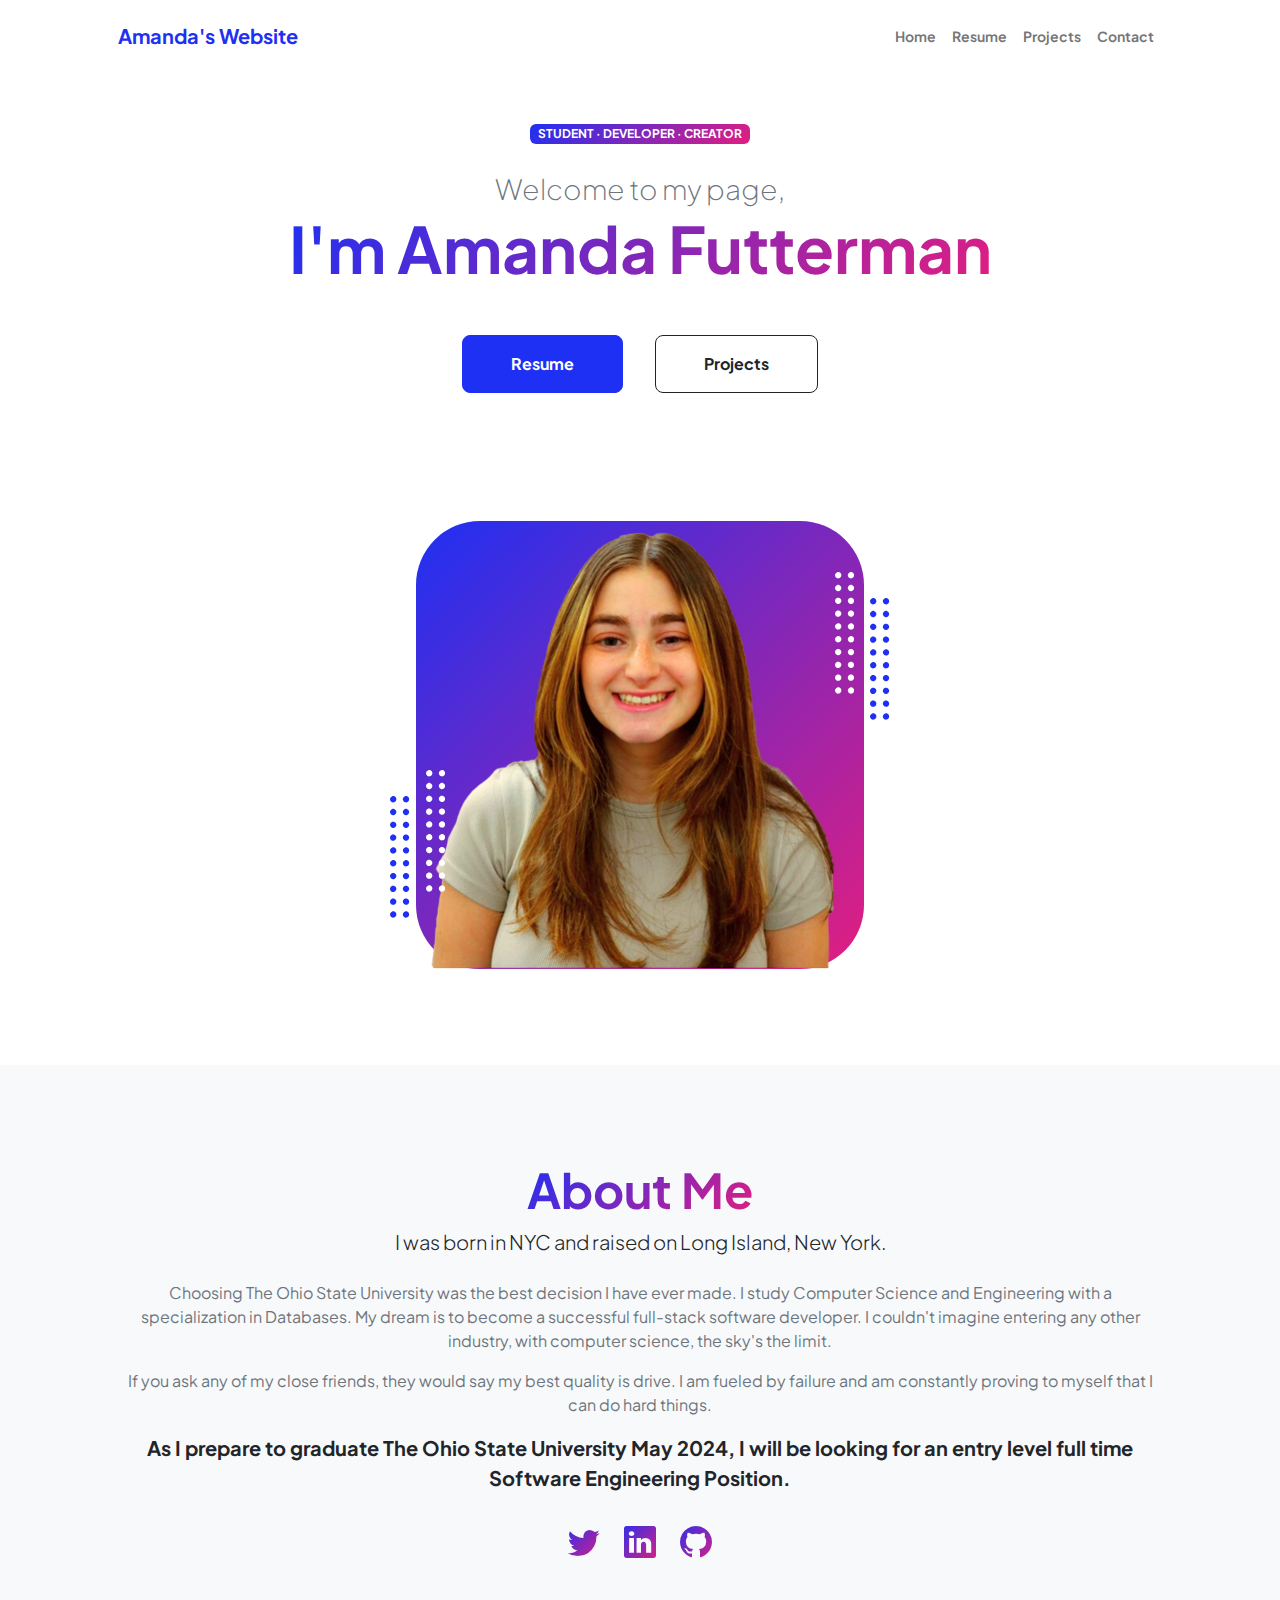
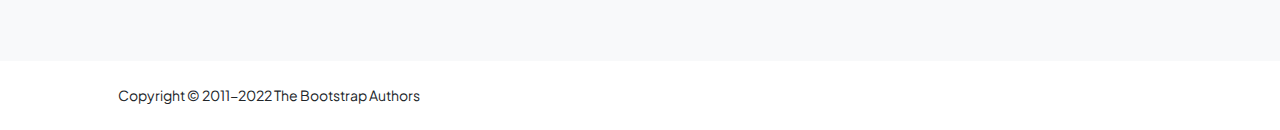
<file: index.html>
<!DOCTYPE html>
<html lang="en">
    <head>
        <meta charset="utf-8" />
        <meta name="viewport" content="width=device-width, initial-scale=1, shrink-to-fit=no" />
        <meta name="description" content="" />
        <meta name="author" content="" />
        <title>Amanda's Website</title>
        <!--Heart-->
        <link rel="icon" type="image/x-icon" href="img/heart.png" />
        <!-- Custom Google font-->
        <link rel="preconnect" href="https://fonts.googleapis.com" />
        <link rel="preconnect" href="https://fonts.gstatic.com" crossorigin />
        <link href="https://fonts.googleapis.com/css2?family=Plus+Jakarta+Sans:wght@100;200;300;400;500;600;700;800;900&amp;display=swap" rel="stylesheet" />
        <!-- Bootstrap icons-->
        <link href="https://cdn.jsdelivr.net/npm/bootstrap-icons@1.8.1/font/bootstrap-icons.css" rel="stylesheet" />
        <!-- Core theme CSS (includes Bootstrap)-->
        <link href="css/styles.css" rel="stylesheet" />
    </head>
    <body class="d-flex flex-column h-100">
        <main class="flex-shrink-0">
            <!-- Navigation-->
            <nav class="navbar navbar-expand-lg navbar-light bg-white py-3">
                <div class="container px-5">
                    <a class="navbar-brand" href="index.html"><span class="fw-bolder text-primary">Amanda's Website</span></a>
                    <button class="navbar-toggler" type="button" data-bs-toggle="collapse" data-bs-target="#navbarSupportedContent" aria-controls="navbarSupportedContent" aria-expanded="false" aria-label="Toggle navigation"><span class="navbar-toggler-icon"></span></button>
                    <div class="collapse navbar-collapse" id="navbarSupportedContent">
                        <ul class="navbar-nav ms-auto mb-2 mb-lg-0 small fw-bolder">
                            <li class="nav-item"><a class="nav-link" href="index.html">Home</a></li>
                            <li class="nav-item"><a class="nav-link" href="resume.html">Resume</a></li>
                            <li class="nav-item"><a class="nav-link" href="projects.html">Projects</a></li>
                            <li class="nav-item"><a class="nav-link" href="contact.html">Contact</a></li>
                        </ul>
                    </div>
                </div>
            </nav>
            <!-- Header-->
            <header class="py-5">
                <div class="container px-5 pb-5">
                    <div class="row gx-5 align-items-center">
                        <div class="col-xxl-5">
                            <!-- Header text content-->
                            <div class="text-center text-xxl-start">
                                <div class="badge bg-gradient-primary-to-secondary text-white mb-4"><div class="text-uppercase">Student &middot; Developer &middot; Creator</div></div>
                                <div class="fs-3 fw-light text-muted">Welcome to my page,</div>
                                <h1 class="display-3 fw-bolder mb-5"><span class="text-gradient d-inline">I'm Amanda Futterman</span></h1>
                                <div class="d-grid gap-3 d-sm-flex justify-content-sm-center justify-content-xxl-start mb-3">
                                    <a class="btn btn-primary btn-lg px-5 py-3 me-sm-3 fs-6 fw-bolder" href="resume.html">Resume</a>
                                    <a class="btn btn-outline-dark btn-lg px-5 py-3 fs-6 fw-bolder" href="projects.html">Projects</a>
                                </div>
                            </div>
                        </div>
                        <div class="col-xxl-7">
                            <!-- Header profile picture-->
                            <div class="d-flex justify-content-center mt-5 mt-xxl-0">
                                <div class="profile bg-gradient-primary-to-secondary">
                                    <!-- TIP: For best results, use a photo with a transparent background like the demo example below-->
                                    <!-- Watch a tutorial on how to do this on YouTube (link)-->
                                    <img class="profile-img" src="img\me.png" alt="..." />
                                    <div class="dots-1">
                                        <!-- SVG Dots-->
                                        <svg version="1.1" xmlns="http://www.w3.org/2000/svg" xmlns:xlink="http://www.w3.org/1999/xlink" x="0px" y="0px" viewBox="0 0 191.6 1215.4" style="enable-background: new 0 0 191.6 1215.4" xml:space="preserve">
                                            <g transform="translate(0.000000,1280.000000) scale(0.100000,-0.100000)">
                                                <path d="M227.7,12788.6c-105-35-200-141-222-248c-43-206,163-412,369-369c155,32,275,190,260,339c-11,105-90,213-190,262        C383.7,12801.6,289.7,12808.6,227.7,12788.6z"></path>
                                                <path d="M1507.7,12788.6c-151-50-253-216-222-362c25-119,136-230,254-255c194-41,395,142,375,339c-11,105-90,213-190,262        C1663.7,12801.6,1569.7,12808.6,1507.7,12788.6z"></path>
                                                <path d="M227.7,11508.6c-105-35-200-141-222-248c-43-206,163-412,369-369c155,32,275,190,260,339c-11,105-90,213-190,262        C383.7,11521.6,289.7,11528.6,227.7,11508.6z"></path>
                                                <path d="M1507.7,11508.6c-151-50-253-216-222-362c25-119,136-230,254-255c194-41,395,142,375,339c-11,105-90,213-190,262        C1663.7,11521.6,1569.7,11528.6,1507.7,11508.6z"></path>
                                                <path d="M227.7,10228.6c-105-35-200-141-222-248c-43-206,163-412,369-369c155,32,275,190,260,339c-11,105-90,213-190,262        C383.7,10241.6,289.7,10248.6,227.7,10228.6z"></path>
                                                <path d="M1507.7,10228.6c-105-35-200-141-222-248c-43-206,163-412,369-369c155,32,275,190,260,339c-11,105-90,213-190,262        C1663.7,10241.6,1569.7,10248.6,1507.7,10228.6z"></path>
                                                <path d="M227.7,8948.6c-105-35-200-141-222-248c-43-206,163-412,369-369c155,32,275,190,260,339c-11,105-90,213-190,262        C383.7,8961.6,289.7,8968.6,227.7,8948.6z"></path>
                                                <path d="M1507.7,8948.6c-105-35-200-141-222-248c-43-206,163-412,369-369c155,32,275,190,260,339c-11,105-90,213-190,262        C1663.7,8961.6,1569.7,8968.6,1507.7,8948.6z"></path>
                                                <path d="M227.7,7668.6c-105-35-200-141-222-248c-43-206,163-412,369-369c155,32,275,190,260,339c-11,105-90,213-190,262        C383.7,7681.6,289.7,7688.6,227.7,7668.6z"></path>
                                                <path d="M1507.7,7668.6c-105-35-200-141-222-248c-43-206,163-412,369-369c155,32,275,190,260,339c-11,105-90,213-190,262        C1663.7,7681.6,1569.7,7688.6,1507.7,7668.6z"></path>
                                                <path d="M227.7,6388.6c-105-35-200-141-222-248c-43-206,163-412,369-369c155,32,275,190,260,339c-11,105-90,213-190,262        C383.7,6401.6,289.7,6408.6,227.7,6388.6z"></path>
                                                <path d="M1507.7,6388.6c-105-35-200-141-222-248c-43-206,163-412,369-369c155,32,275,190,260,339c-11,105-90,213-190,262        C1663.7,6401.6,1569.7,6408.6,1507.7,6388.6z"></path>
                                                <path d="M227.7,5108.6c-105-35-200-141-222-248c-43-206,163-412,369-369c155,32,275,190,260,339c-11,105-90,213-190,262        C383.7,5121.6,289.7,5128.6,227.7,5108.6z"></path>
                                                <path d="M1507.7,5108.6c-105-35-200-141-222-248c-43-206,163-412,369-369c155,32,275,190,260,339c-11,105-90,213-190,262        C1663.7,5121.6,1569.7,5128.6,1507.7,5108.6z"></path>
                                                <path d="M227.7,3828.6c-105-35-200-141-222-248c-43-206,163-412,369-369c155,32,275,190,260,339c-11,105-90,213-190,262        C383.7,3841.6,289.7,3848.6,227.7,3828.6z"></path>
                                                <path d="M1507.7,3828.6c-105-35-200-141-222-248c-43-206,163-412,369-369c155,32,275,190,260,339c-11,105-90,213-190,262        C1663.7,3841.6,1569.7,3848.6,1507.7,3828.6z"></path>
                                                <path d="M227.7,2548.6c-105-35-200-141-222-248c-43-206,163-412,369-369c155,32,275,190,260,339c-11,105-90,213-190,262        C383.7,2561.6,289.7,2568.6,227.7,2548.6z"></path>
                                                <path d="M1507.7,2548.6c-105-35-200-141-222-248c-43-206,163-412,369-369c155,32,275,190,260,339c-11,105-90,213-190,262        C1663.7,2561.6,1569.7,2568.6,1507.7,2548.6z"></path>
                                                <path d="M227.7,1268.6c-105-35-200-141-222-248c-43-206,163-412,369-369c155,32,275,190,260,339c-11,105-90,213-190,262        C383.7,1281.6,289.7,1288.6,227.7,1268.6z"></path>
                                                <path d="M1507.7,1268.6c-105-35-200-141-222-248c-43-206,163-412,369-369c155,32,275,190,260,339c-11,105-90,213-190,262        C1663.7,1281.6,1569.7,1288.6,1507.7,1268.6z"></path>
                                            </g>
                                        </svg>
                                        <!-- END of SVG dots-->
                                    </div>
                                    <div class="dots-2">
                                        <!-- SVG Dots-->
                                        <svg version="1.1" xmlns="http://www.w3.org/2000/svg" xmlns:xlink="http://www.w3.org/1999/xlink" x="0px" y="0px" viewBox="0 0 191.6 1215.4" style="enable-background: new 0 0 191.6 1215.4" xml:space="preserve">
                                            <g transform="translate(0.000000,1280.000000) scale(0.100000,-0.100000)">
                                                <path d="M227.7,12788.6c-105-35-200-141-222-248c-43-206,163-412,369-369c155,32,275,190,260,339c-11,105-90,213-190,262        C383.7,12801.6,289.7,12808.6,227.7,12788.6z"></path>
                                                <path d="M1507.7,12788.6c-151-50-253-216-222-362c25-119,136-230,254-255c194-41,395,142,375,339c-11,105-90,213-190,262        C1663.7,12801.6,1569.7,12808.6,1507.7,12788.6z"></path>
                                                <path d="M227.7,11508.6c-105-35-200-141-222-248c-43-206,163-412,369-369c155,32,275,190,260,339c-11,105-90,213-190,262        C383.7,11521.6,289.7,11528.6,227.7,11508.6z"></path>
                                                <path d="M1507.7,11508.6c-151-50-253-216-222-362c25-119,136-230,254-255c194-41,395,142,375,339c-11,105-90,213-190,262        C1663.7,11521.6,1569.7,11528.6,1507.7,11508.6z"></path>
                                                <path d="M227.7,10228.6c-105-35-200-141-222-248c-43-206,163-412,369-369c155,32,275,190,260,339c-11,105-90,213-190,262        C383.7,10241.6,289.7,10248.6,227.7,10228.6z"></path>
                                                <path d="M1507.7,10228.6c-105-35-200-141-222-248c-43-206,163-412,369-369c155,32,275,190,260,339c-11,105-90,213-190,262        C1663.7,10241.6,1569.7,10248.6,1507.7,10228.6z"></path>
                                                <path d="M227.7,8948.6c-105-35-200-141-222-248c-43-206,163-412,369-369c155,32,275,190,260,339c-11,105-90,213-190,262        C383.7,8961.6,289.7,8968.6,227.7,8948.6z"></path>
                                                <path d="M1507.7,8948.6c-105-35-200-141-222-248c-43-206,163-412,369-369c155,32,275,190,260,339c-11,105-90,213-190,262        C1663.7,8961.6,1569.7,8968.6,1507.7,8948.6z"></path>
                                                <path d="M227.7,7668.6c-105-35-200-141-222-248c-43-206,163-412,369-369c155,32,275,190,260,339c-11,105-90,213-190,262        C383.7,7681.6,289.7,7688.6,227.7,7668.6z"></path>
                                                <path d="M1507.7,7668.6c-105-35-200-141-222-248c-43-206,163-412,369-369c155,32,275,190,260,339c-11,105-90,213-190,262        C1663.7,7681.6,1569.7,7688.6,1507.7,7668.6z"></path>
                                                <path d="M227.7,6388.6c-105-35-200-141-222-248c-43-206,163-412,369-369c155,32,275,190,260,339c-11,105-90,213-190,262        C383.7,6401.6,289.7,6408.6,227.7,6388.6z"></path>
                                                <path d="M1507.7,6388.6c-105-35-200-141-222-248c-43-206,163-412,369-369c155,32,275,190,260,339c-11,105-90,213-190,262        C1663.7,6401.6,1569.7,6408.6,1507.7,6388.6z"></path>
                                                <path d="M227.7,5108.6c-105-35-200-141-222-248c-43-206,163-412,369-369c155,32,275,190,260,339c-11,105-90,213-190,262        C383.7,5121.6,289.7,5128.6,227.7,5108.6z"></path>
                                                <path d="M1507.7,5108.6c-105-35-200-141-222-248c-43-206,163-412,369-369c155,32,275,190,260,339c-11,105-90,213-190,262        C1663.7,5121.6,1569.7,5128.6,1507.7,5108.6z"></path>
                                                <path d="M227.7,3828.6c-105-35-200-141-222-248c-43-206,163-412,369-369c155,32,275,190,260,339c-11,105-90,213-190,262        C383.7,3841.6,289.7,3848.6,227.7,3828.6z"></path>
                                                <path d="M1507.7,3828.6c-105-35-200-141-222-248c-43-206,163-412,369-369c155,32,275,190,260,339c-11,105-90,213-190,262        C1663.7,3841.6,1569.7,3848.6,1507.7,3828.6z"></path>
                                                <path d="M227.7,2548.6c-105-35-200-141-222-248c-43-206,163-412,369-369c155,32,275,190,260,339c-11,105-90,213-190,262        C383.7,2561.6,289.7,2568.6,227.7,2548.6z"></path>
                                                <path d="M1507.7,2548.6c-105-35-200-141-222-248c-43-206,163-412,369-369c155,32,275,190,260,339c-11,105-90,213-190,262        C1663.7,2561.6,1569.7,2568.6,1507.7,2548.6z"></path>
                                                <path d="M227.7,1268.6c-105-35-200-141-222-248c-43-206,163-412,369-369c155,32,275,190,260,339c-11,105-90,213-190,262        C383.7,1281.6,289.7,1288.6,227.7,1268.6z"></path>
                                                <path d="M1507.7,1268.6c-105-35-200-141-222-248c-43-206,163-412,369-369c155,32,275,190,260,339c-11,105-90,213-190,262        C1663.7,1281.6,1569.7,1288.6,1507.7,1268.6z"></path>
                                            </g>
                                        </svg>
                                        <!-- END of SVG dots-->
                                    </div>
                                    <div class="dots-3">
                                        <!-- SVG Dots-->
                                        <svg version="1.1" xmlns="http://www.w3.org/2000/svg" xmlns:xlink="http://www.w3.org/1999/xlink" x="0px" y="0px" viewBox="0 0 191.6 1215.4" style="enable-background: new 0 0 191.6 1215.4" xml:space="preserve">
                                            <g transform="translate(0.000000,1280.000000) scale(0.100000,-0.100000)">
                                                <path d="M227.7,12788.6c-105-35-200-141-222-248c-43-206,163-412,369-369c155,32,275,190,260,339c-11,105-90,213-190,262        C383.7,12801.6,289.7,12808.6,227.7,12788.6z"></path>
                                                <path d="M1507.7,12788.6c-151-50-253-216-222-362c25-119,136-230,254-255c194-41,395,142,375,339c-11,105-90,213-190,262        C1663.7,12801.6,1569.7,12808.6,1507.7,12788.6z"></path>
                                                <path d="M227.7,11508.6c-105-35-200-141-222-248c-43-206,163-412,369-369c155,32,275,190,260,339c-11,105-90,213-190,262        C383.7,11521.6,289.7,11528.6,227.7,11508.6z"></path>
                                                <path d="M1507.7,11508.6c-151-50-253-216-222-362c25-119,136-230,254-255c194-41,395,142,375,339c-11,105-90,213-190,262        C1663.7,11521.6,1569.7,11528.6,1507.7,11508.6z"></path>
                                                <path d="M227.7,10228.6c-105-35-200-141-222-248c-43-206,163-412,369-369c155,32,275,190,260,339c-11,105-90,213-190,262        C383.7,10241.6,289.7,10248.6,227.7,10228.6z"></path>
                                                <path d="M1507.7,10228.6c-105-35-200-141-222-248c-43-206,163-412,369-369c155,32,275,190,260,339c-11,105-90,213-190,262        C1663.7,10241.6,1569.7,10248.6,1507.7,10228.6z"></path>
                                                <path d="M227.7,8948.6c-105-35-200-141-222-248c-43-206,163-412,369-369c155,32,275,190,260,339c-11,105-90,213-190,262        C383.7,8961.6,289.7,8968.6,227.7,8948.6z"></path>
                                                <path d="M1507.7,8948.6c-105-35-200-141-222-248c-43-206,163-412,369-369c155,32,275,190,260,339c-11,105-90,213-190,262        C1663.7,8961.6,1569.7,8968.6,1507.7,8948.6z"></path>
                                                <path d="M227.7,7668.6c-105-35-200-141-222-248c-43-206,163-412,369-369c155,32,275,190,260,339c-11,105-90,213-190,262        C383.7,7681.6,289.7,7688.6,227.7,7668.6z"></path>
                                                <path d="M1507.7,7668.6c-105-35-200-141-222-248c-43-206,163-412,369-369c155,32,275,190,260,339c-11,105-90,213-190,262        C1663.7,7681.6,1569.7,7688.6,1507.7,7668.6z"></path>
                                                <path d="M227.7,6388.6c-105-35-200-141-222-248c-43-206,163-412,369-369c155,32,275,190,260,339c-11,105-90,213-190,262        C383.7,6401.6,289.7,6408.6,227.7,6388.6z"></path>
                                                <path d="M1507.7,6388.6c-105-35-200-141-222-248c-43-206,163-412,369-369c155,32,275,190,260,339c-11,105-90,213-190,262        C1663.7,6401.6,1569.7,6408.6,1507.7,6388.6z"></path>
                                                <path d="M227.7,5108.6c-105-35-200-141-222-248c-43-206,163-412,369-369c155,32,275,190,260,339c-11,105-90,213-190,262        C383.7,5121.6,289.7,5128.6,227.7,5108.6z"></path>
                                                <path d="M1507.7,5108.6c-105-35-200-141-222-248c-43-206,163-412,369-369c155,32,275,190,260,339c-11,105-90,213-190,262        C1663.7,5121.6,1569.7,5128.6,1507.7,5108.6z"></path>
                                                <path d="M227.7,3828.6c-105-35-200-141-222-248c-43-206,163-412,369-369c155,32,275,190,260,339c-11,105-90,213-190,262        C383.7,3841.6,289.7,3848.6,227.7,3828.6z"></path>
                                                <path d="M1507.7,3828.6c-105-35-200-141-222-248c-43-206,163-412,369-369c155,32,275,190,260,339c-11,105-90,213-190,262        C1663.7,3841.6,1569.7,3848.6,1507.7,3828.6z"></path>
                                                <path d="M227.7,2548.6c-105-35-200-141-222-248c-43-206,163-412,369-369c155,32,275,190,260,339c-11,105-90,213-190,262        C383.7,2561.6,289.7,2568.6,227.7,2548.6z"></path>
                                                <path d="M1507.7,2548.6c-105-35-200-141-222-248c-43-206,163-412,369-369c155,32,275,190,260,339c-11,105-90,213-190,262        C1663.7,2561.6,1569.7,2568.6,1507.7,2548.6z"></path>
                                                <path d="M227.7,1268.6c-105-35-200-141-222-248c-43-206,163-412,369-369c155,32,275,190,260,339c-11,105-90,213-190,262        C383.7,1281.6,289.7,1288.6,227.7,1268.6z"></path>
                                                <path d="M1507.7,1268.6c-105-35-200-141-222-248c-43-206,163-412,369-369c155,32,275,190,260,339c-11,105-90,213-190,262        C1663.7,1281.6,1569.7,1288.6,1507.7,1268.6z"></path>
                                            </g>
                                        </svg>
                                        <!-- END of SVG dots-->
                                    </div>
                                    <div class="dots-4">
                                        <!-- SVG Dots-->
                                        <svg version="1.1" xmlns="http://www.w3.org/2000/svg" xmlns:xlink="http://www.w3.org/1999/xlink" x="0px" y="0px" viewBox="0 0 191.6 1215.4" style="enable-background: new 0 0 191.6 1215.4" xml:space="preserve">
                                            <g transform="translate(0.000000,1280.000000) scale(0.100000,-0.100000)">
                                                <path d="M227.7,12788.6c-105-35-200-141-222-248c-43-206,163-412,369-369c155,32,275,190,260,339c-11,105-90,213-190,262        C383.7,12801.6,289.7,12808.6,227.7,12788.6z"></path>
                                                <path d="M1507.7,12788.6c-151-50-253-216-222-362c25-119,136-230,254-255c194-41,395,142,375,339c-11,105-90,213-190,262        C1663.7,12801.6,1569.7,12808.6,1507.7,12788.6z"></path>
                                                <path d="M227.7,11508.6c-105-35-200-141-222-248c-43-206,163-412,369-369c155,32,275,190,260,339c-11,105-90,213-190,262        C383.7,11521.6,289.7,11528.6,227.7,11508.6z"></path>
                                                <path d="M1507.7,11508.6c-151-50-253-216-222-362c25-119,136-230,254-255c194-41,395,142,375,339c-11,105-90,213-190,262        C1663.7,11521.6,1569.7,11528.6,1507.7,11508.6z"></path>
                                                <path d="M227.7,10228.6c-105-35-200-141-222-248c-43-206,163-412,369-369c155,32,275,190,260,339c-11,105-90,213-190,262        C383.7,10241.6,289.7,10248.6,227.7,10228.6z"></path>
                                                <path d="M1507.7,10228.6c-105-35-200-141-222-248c-43-206,163-412,369-369c155,32,275,190,260,339c-11,105-90,213-190,262        C1663.7,10241.6,1569.7,10248.6,1507.7,10228.6z"></path>
                                                <path d="M227.7,8948.6c-105-35-200-141-222-248c-43-206,163-412,369-369c155,32,275,190,260,339c-11,105-90,213-190,262        C383.7,8961.6,289.7,8968.6,227.7,8948.6z"></path>
                                                <path d="M1507.7,8948.6c-105-35-200-141-222-248c-43-206,163-412,369-369c155,32,275,190,260,339c-11,105-90,213-190,262        C1663.7,8961.6,1569.7,8968.6,1507.7,8948.6z"></path>
                                                <path d="M227.7,7668.6c-105-35-200-141-222-248c-43-206,163-412,369-369c155,32,275,190,260,339c-11,105-90,213-190,262        C383.7,7681.6,289.7,7688.6,227.7,7668.6z"></path>
                                                <path d="M1507.7,7668.6c-105-35-200-141-222-248c-43-206,163-412,369-369c155,32,275,190,260,339c-11,105-90,213-190,262        C1663.7,7681.6,1569.7,7688.6,1507.7,7668.6z"></path>
                                                <path d="M227.7,6388.6c-105-35-200-141-222-248c-43-206,163-412,369-369c155,32,275,190,260,339c-11,105-90,213-190,262        C383.7,6401.6,289.7,6408.6,227.7,6388.6z"></path>
                                                <path d="M1507.7,6388.6c-105-35-200-141-222-248c-43-206,163-412,369-369c155,32,275,190,260,339c-11,105-90,213-190,262        C1663.7,6401.6,1569.7,6408.6,1507.7,6388.6z"></path>
                                                <path d="M227.7,5108.6c-105-35-200-141-222-248c-43-206,163-412,369-369c155,32,275,190,260,339c-11,105-90,213-190,262        C383.7,5121.6,289.7,5128.6,227.7,5108.6z"></path>
                                                <path d="M1507.7,5108.6c-105-35-200-141-222-248c-43-206,163-412,369-369c155,32,275,190,260,339c-11,105-90,213-190,262        C1663.7,5121.6,1569.7,5128.6,1507.7,5108.6z"></path>
                                                <path d="M227.7,3828.6c-105-35-200-141-222-248c-43-206,163-412,369-369c155,32,275,190,260,339c-11,105-90,213-190,262        C383.7,3841.6,289.7,3848.6,227.7,3828.6z"></path>
                                                <path d="M1507.7,3828.6c-105-35-200-141-222-248c-43-206,163-412,369-369c155,32,275,190,260,339c-11,105-90,213-190,262        C1663.7,3841.6,1569.7,3848.6,1507.7,3828.6z"></path>
                                                <path d="M227.7,2548.6c-105-35-200-141-222-248c-43-206,163-412,369-369c155,32,275,190,260,339c-11,105-90,213-190,262        C383.7,2561.6,289.7,2568.6,227.7,2548.6z"></path>
                                                <path d="M1507.7,2548.6c-105-35-200-141-222-248c-43-206,163-412,369-369c155,32,275,190,260,339c-11,105-90,213-190,262        C1663.7,2561.6,1569.7,2568.6,1507.7,2548.6z"></path>
                                                <path d="M227.7,1268.6c-105-35-200-141-222-248c-43-206,163-412,369-369c155,32,275,190,260,339c-11,105-90,213-190,262        C383.7,1281.6,289.7,1288.6,227.7,1268.6z"></path>
                                                <path d="M1507.7,1268.6c-105-35-200-141-222-248c-43-206,163-412,369-369c155,32,275,190,260,339c-11,105-90,213-190,262        C1663.7,1281.6,1569.7,1288.6,1507.7,1268.6z"></path>
                                            </g>
                                        </svg>
                                        <!-- END of SVG dots-->
                                    </div>
                                </div>
                            </div>
                        </div>
                    </div>
                </div>
            </header>
            <!-- About Section-->
            <section class="bg-light py-5">
                <div class="container px-5">
                    <div class="row gx-5 justify-content-center">
                        <div class="col-xxl-8">
                            <div class="text-center my-5">
                                <h2 class="display-5 fw-bolder"><span class="text-gradient d-inline">About Me</span></h2>
                                <p class="lead fw mb-4">I was born in NYC and raised on Long Island, New York.</p>
                                <p class="text-muted">
                                    Choosing The Ohio State University was the best decision I have ever made.  I study Computer Science and Engineering with a specialization in Databases.
                                      My dream is to become a successful full-stack software developer. I couldn't imagine entering any other industry, with computer science, the sky's the limit.</p>
                                <p class="text-muted">If you ask any of my close friends, they would say my best quality is drive.  I am fueled by failure and am constantly proving to myself that I can do hard things. </p>
                                <p class="lead fw-bolder mb-4">As I prepare to graduate The Ohio State University May 2024, I will be looking for an entry level full time Software Engineering Position. </p>
                                <div class="d-flex justify-content-center fs-2 gap-4">
                                    <a class="text-gradient" href=""><i class="bi bi-twitter"></i></a>
                                    <a class="text-gradient" href="https://www.linkedin.com/in/amanda-futterman-1489731b9/"><i class="bi bi-linkedin"></i></a>
                                    <a class="text-gradient" href="#!"><i class="bi bi-github"></i></a>
                                </div>
                            </div>
                        </div>
                    </div>
                </div>
            </section>
        </main>
        <!-- Footer-->
        <footer class="bg-white py-4 mt-auto">
            <div class="container px-5">
                <div class="row align-items-center justify-content-between flex-column flex-sm-row">
                    <div class="col-auto"><div class="small m-0">Copyright &copy 2011-2022 The Bootstrap Authors</div></div>
                </div>
            </div>
        </footer>
        <!-- Bootstrap core JS-->
        <script src="https://cdn.jsdelivr.net/npm/bootstrap@5.2.3/dist/js/bootstrap.bundle.min.js"></script>
        <!-- Core theme JS-->
        <script src="js/scripts.js"></script>
    </body>
</html>
</file>
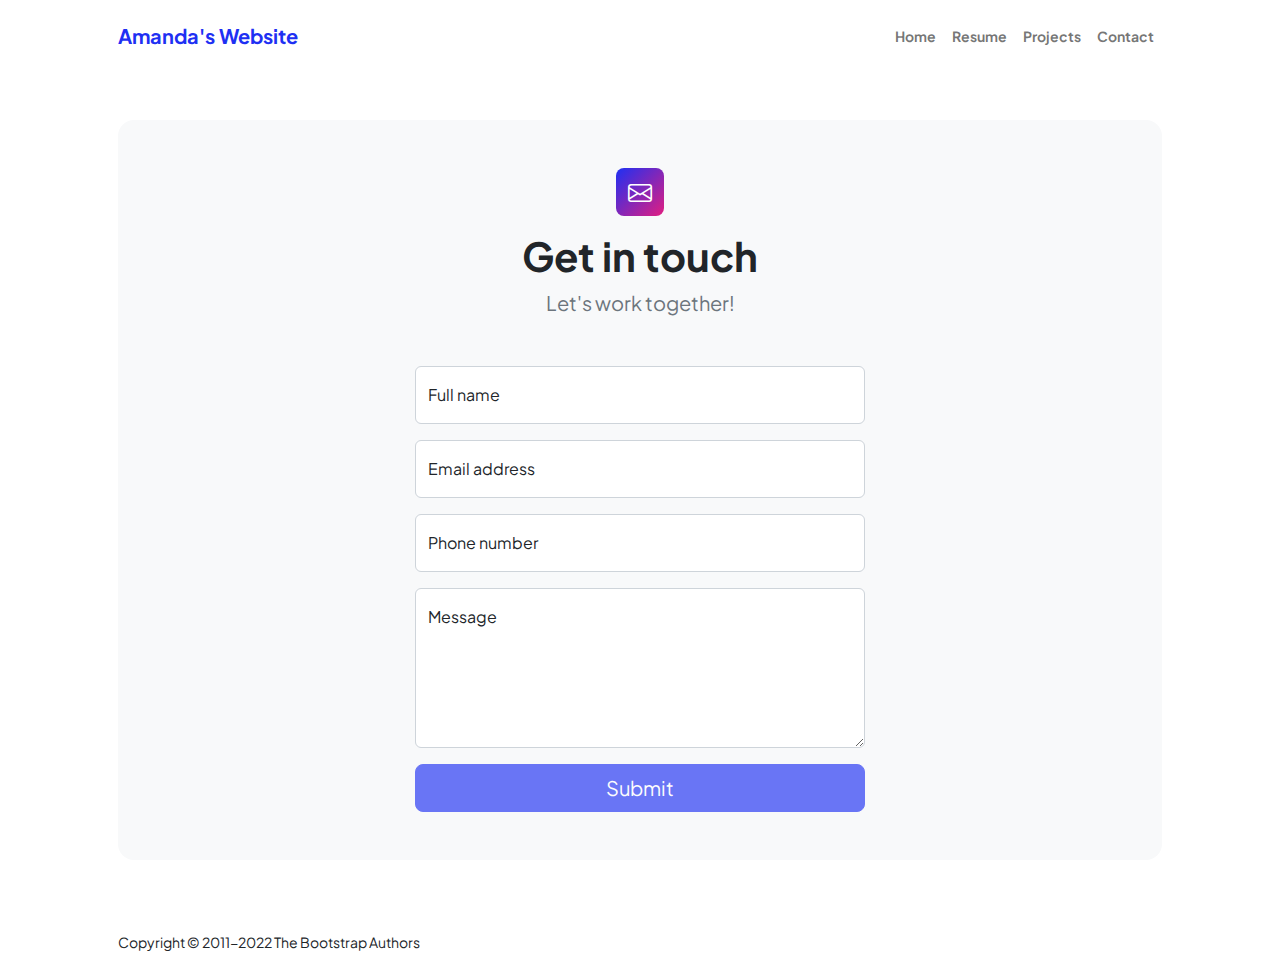
<file: contact.html>
<!DOCTYPE html>
<html lang="en">
    <head>
        <meta charset="utf-8" />
        <meta name="viewport" content="width=device-width, initial-scale=1, shrink-to-fit=no" />
        <meta name="description" content />
        <meta name="author" content />
        <title>Amanda's Website</title>
        <!--Heart-->
        <link rel="icon" type="image/x-icon" href="img/heart.png" />
        <!-- Custom Google font-->
        <link rel="preconnect" href="https://fonts.googleapis.com" />
        <link rel="preconnect" href="https://fonts.gstatic.com" crossorigin />
        <link href="https://fonts.googleapis.com/css2?family=Plus+Jakarta+Sans:wght@100;200;300;400;500;600;700;800;900&amp;display=swap" rel="stylesheet" />
        <!-- Bootstrap icons-->
        <link href="https://cdn.jsdelivr.net/npm/bootstrap-icons@1.8.1/font/bootstrap-icons.css" rel="stylesheet" />
        <!-- Core theme CSS (includes Bootstrap)-->
        <link href="css/styles.css" rel="stylesheet" />
    </head>
    <body class="d-flex flex-column">
        <main class="flex-shrink-0">
            <!-- Navigation-->
            <nav class="navbar navbar-expand-lg navbar-light bg-white py-3">
                <div class="container px-5">
                    <a class="navbar-brand" href="index.html"><span class="fw-bolder text-primary">Amanda's Website</span></a>
                    <button class="navbar-toggler" type="button" data-bs-toggle="collapse" data-bs-target="#navbarSupportedContent" aria-controls="navbarSupportedContent" aria-expanded="false" aria-label="Toggle navigation"><span class="navbar-toggler-icon"></span></button>
                    <div class="collapse navbar-collapse" id="navbarSupportedContent">
                        <ul class="navbar-nav ms-auto mb-2 mb-lg-0 small fw-bolder">
                            <li class="nav-item"><a class="nav-link" href="index.html">Home</a></li>
                            <li class="nav-item"><a class="nav-link" href="resume.html">Resume</a></li>
                            <li class="nav-item"><a class="nav-link" href="projects.html">Projects</a></li>
                            <li class="nav-item"><a class="nav-link" href="contact.html">Contact</a></li>
                        </ul>
                    </div>
                </div>
            </nav>
            <!-- Page content-->
            <section class="py-5">
                <div class="container px-5">
                    <!-- Contact form-->
                    <div class="bg-light rounded-4 py-5 px-4 px-md-5">
                        <div class="text-center mb-5">
                            <div class="feature bg-primary bg-gradient-primary-to-secondary text-white rounded-3 mb-3"><i class="bi bi-envelope"></i></div>
                            <h1 class="fw-bolder">Get in touch</h1>
                            <p class="lead fw-normal text-muted mb-0">Let's work together!</p>
                        </div>
                        <div class="row gx-5 justify-content-center">
                            <div class="col-lg-8 col-xl-6">
                                <!-- * * * * * * * * * * * * * * *-->
                                <!-- * * SB Forms Contact Form * *-->
                                <!-- * * * * * * * * * * * * * * *-->
                                <!-- This form is pre-integrated with SB Forms.-->
                                <!-- To make this form functional, sign up at-->
                                <!-- https://startbootstrap.com/solution/contact-forms-->
                                <!-- to get an API token!-->
                                <form id="contactForm" data-sb-form-api-token="API_TOKEN">
                                    <!-- Name input-->
                                    <div class="form-floating mb-3">
                                        <input class="form-control" id="name" type="text" placeholder="Enter your name..." data-sb-validations="required" />
                                        <label for="name">Full name</label>
                                        <div class="invalid-feedback" data-sb-feedback="name:required">A name is required.</div>
                                    </div>
                                    <!-- Email address input-->
                                    <div class="form-floating mb-3">
                                        <input class="form-control" id="email" type="email" placeholder="name@example.com" data-sb-validations="required,email" />
                                        <label for="email">Email address</label>
                                        <div class="invalid-feedback" data-sb-feedback="email:required">An email is required.</div>
                                        <div class="invalid-feedback" data-sb-feedback="email:email">Email is not valid.</div>
                                    </div>
                                    <!-- Phone number input-->
                                    <div class="form-floating mb-3">
                                        <input class="form-control" id="phone" type="tel" placeholder="(123) 456-7890" data-sb-validations="required" />
                                        <label for="phone">Phone number</label>
                                        <div class="invalid-feedback" data-sb-feedback="phone:required">A phone number is required.</div>
                                    </div>
                                    <!-- Message input-->
                                    <div class="form-floating mb-3">
                                        <textarea class="form-control" id="message" type="text" placeholder="Enter your message here..." style="height: 10rem" data-sb-validations="required"></textarea>
                                        <label for="message">Message</label>
                                        <div class="invalid-feedback" data-sb-feedback="message:required">A message is required.</div>
                                    </div>
                                    <!-- Submit success message-->
                                    <!---->
                                    <!-- This is what your users will see when the form-->
                                    <!-- has successfully submitted-->
                                    <div class="d-none" id="submitSuccessMessage">
                                        <div class="text-center mb-3">
                                            <div class="fw-bolder">Form submission successful!</div>
                                            To activate this form, sign up at
                                            <br />
                                            <a href="https://startbootstrap.com/solution/contact-forms">https://startbootstrap.com/solution/contact-forms</a>
                                        </div>
                                    </div>
                                    <!-- Submit error message-->
                                    <!---->
                                    <!-- This is what your users will see when there is-->
                                    <!-- an error submitting the form-->
                                    <div class="d-none" id="submitErrorMessage"><div class="text-center text-danger mb-3">Error sending message!</div></div>
                                    <!-- Submit Button-->
                                    <div class="d-grid"><button class="btn btn-primary btn-lg disabled" id="submitButton" type="submit">Submit</button></div>
                                </form>
                            </div>
                        </div>
                    </div>
                </div>
            </section>
        </main>
        <!-- Footer-->
        <footer class="bg-white py-4 mt-auto">
            <div class="container px-5">
                <div class="row align-items-center justify-content-between flex-column flex-sm-row">
                    <div class="col-auto"><div class="small m-0">Copyright &copy 2011-2022 The Bootstrap Authors</div></div>
                </div>
            </div>
        </footer>
        <!-- Bootstrap core JS-->
        <script src="https://cdn.jsdelivr.net/npm/bootstrap@5.2.3/dist/js/bootstrap.bundle.min.js"></script>
        <!-- Core theme JS-->
        <script src="js/scripts.js"></script>
        <!-- * * * * * * * * * * * * * * * * * * * * * * * * * * * * * * * * * * * * * * * *-->
        <!-- * *                               SB Forms JS                               * *-->
        <!-- * * Activate your form at https://startbootstrap.com/solution/contact-forms * *-->
        <!-- * * * * * * * * * * * * * * * * * * * * * * * * * * * * * * * * * * * * * * * *-->
        <script src="https://cdn.startbootstrap.com/sb-forms-latest.js"></script>
    </body>
</html>
</file>
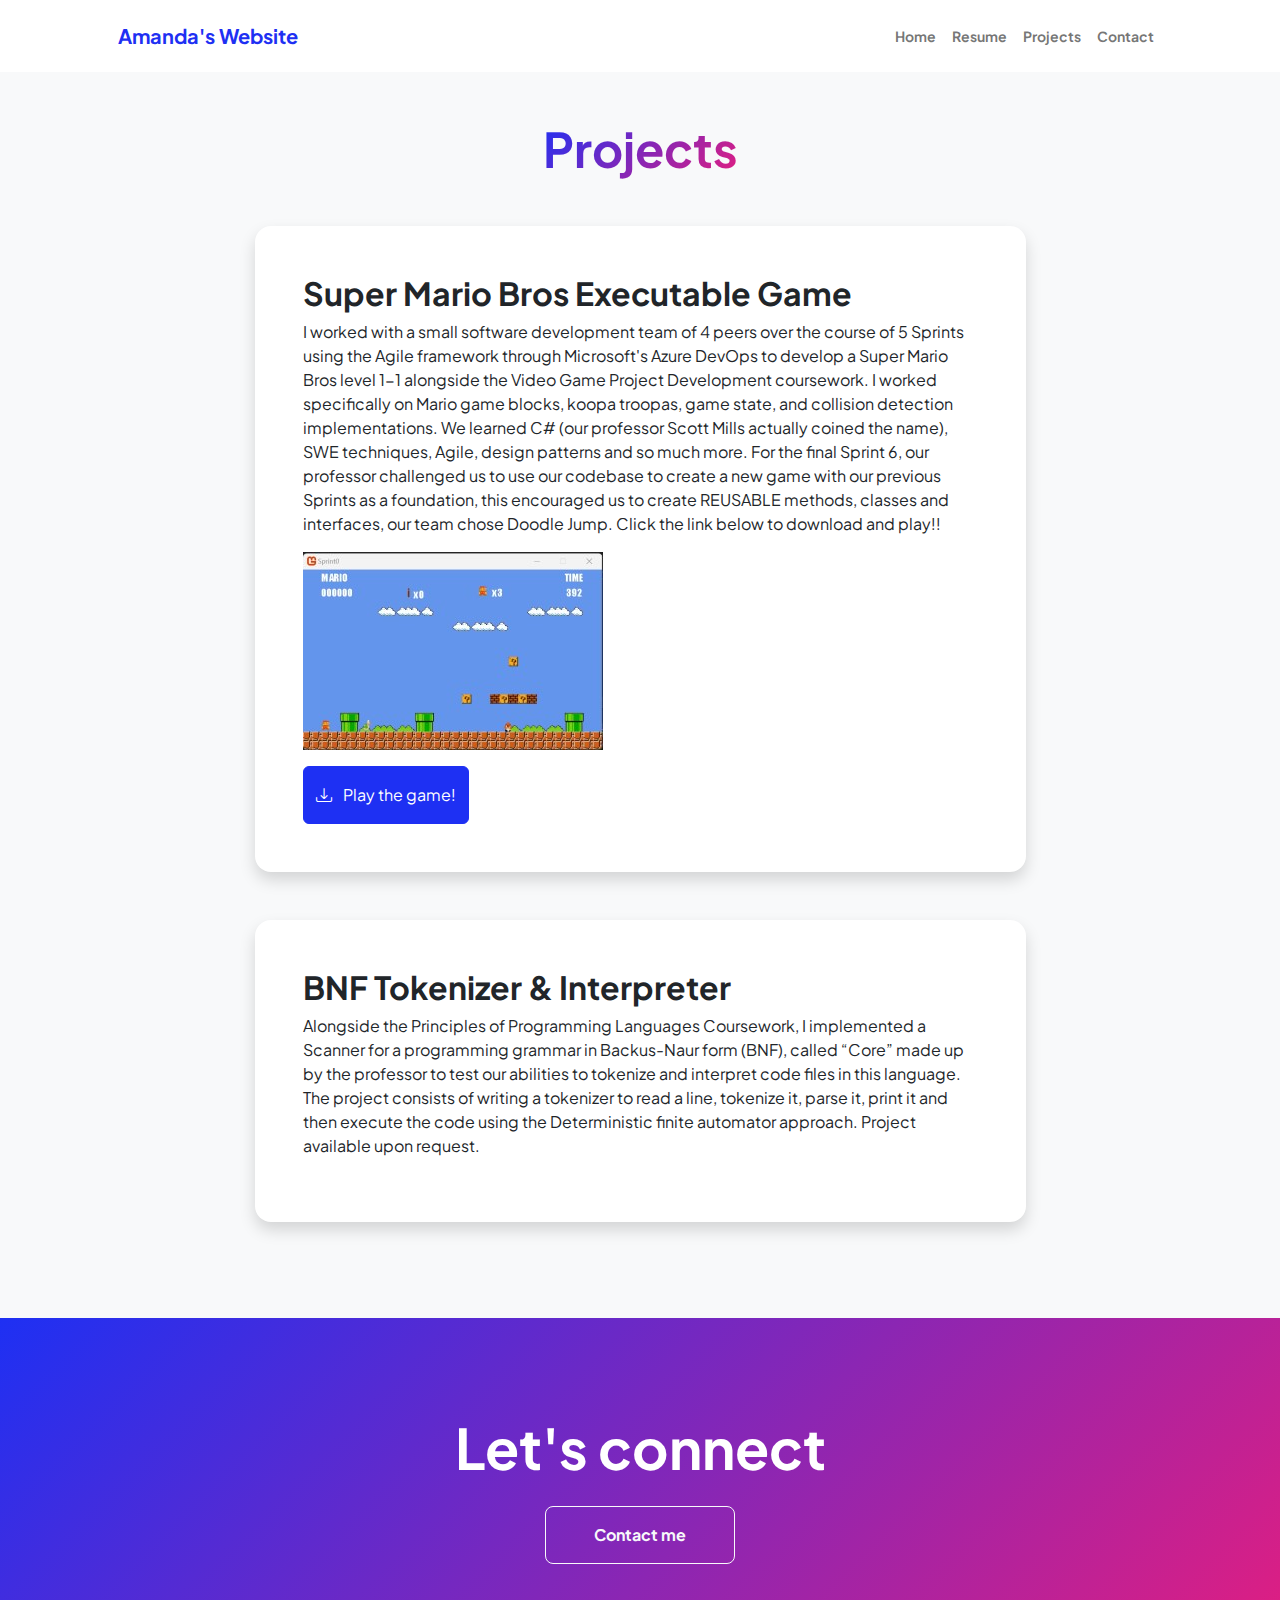
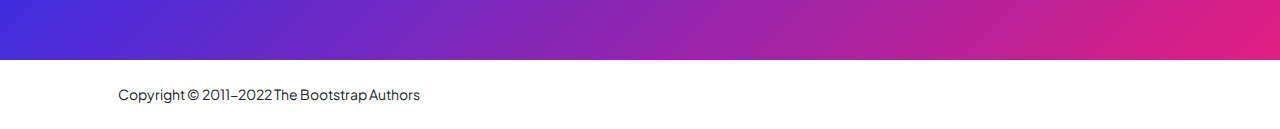
<file: projects.html>
<!DOCTYPE html>
<html lang="en">
    <head>
        <meta charset="utf-8" />
        <meta name="viewport" content="width=device-width, initial-scale=1, shrink-to-fit=no" />
        <meta name="description" content="" />
        <meta name="author" content="" />
        <title>Amanda's Website</title>
        <!--Heart-->
        <link rel="icon" type="image/x-icon" href="img/heart.png" />
        <!-- Custom Google font-->
        <link rel="preconnect" href="https://fonts.googleapis.com" />
        <link rel="preconnect" href="https://fonts.gstatic.com" crossorigin />
        <link href="https://fonts.googleapis.com/css2?family=Plus+Jakarta+Sans:wght@100;200;300;400;500;600;700;800;900&amp;display=swap" rel="stylesheet" />
        <!-- Bootstrap icons-->
        <link href="https://cdn.jsdelivr.net/npm/bootstrap-icons@1.8.1/font/bootstrap-icons.css" rel="stylesheet" />
        <!-- Core theme CSS (includes Bootstrap)-->
        <link href="css/styles.css" rel="stylesheet" />
    </head>
    <body class="d-flex flex-column h-100 bg-light">
        <main class="flex-shrink-0">
            <!-- Navigation-->
            <nav class="navbar navbar-expand-lg navbar-light bg-white py-3">
                <div class="container px-5">
                    <a class="navbar-brand" href="index.html"><span class="fw-bolder text-primary">Amanda's Website</span></a>
                    <button class="navbar-toggler" type="button" data-bs-toggle="collapse" data-bs-target="#navbarSupportedContent" aria-controls="navbarSupportedContent" aria-expanded="false" aria-label="Toggle navigation"><span class="navbar-toggler-icon"></span></button>
                    <div class="collapse navbar-collapse" id="navbarSupportedContent">
                        <ul class="navbar-nav ms-auto mb-2 mb-lg-0 small fw-bolder">
                            <li class="nav-item"><a class="nav-link" href="index.html">Home</a></li>
                            <li class="nav-item"><a class="nav-link" href="resume.html">Resume</a></li>
                            <li class="nav-item"><a class="nav-link" href="projects.html">Projects</a></li>
                            <li class="nav-item"><a class="nav-link" href="contact.html">Contact</a></li>
                        </ul>
                    </div>
                </div>
            </nav>
            <!-- Projects Section-->
            <section class="py-5">
                <div class="container px-5 mb-5">
                    <div class="text-center mb-5">
                        <h1 class="display-5 fw-bolder mb-0"><span class="text-gradient d-inline">Projects</span></h1>
                    </div>
                    <div class="row gx-5 justify-content-center">
                        <div class="col-lg-11 col-xl-9 col-xxl-8">
                            <!-- Project Card 1-->
                            <div class="card overflow-hidden shadow rounded-4 border-0 mb-5">
                                <div class="card-body p-0">
                                    <div class="d-flex align-items-center flex-column">
                                        <div class="p-5">
                                            <h2 class="fw-bolder">Super Mario Bros Executable Game</h2>
                                            <p>
                                                I worked with a small software development team of 4 peers over the course of 5 Sprints using the Agile framework through Microsoft's Azure
                                                DevOps to develop a Super Mario Bros level 1-1 alongside the Video Game Project Development coursework. I worked specifically on Mario game blocks, koopa troopas, game state,
                                                and collision detection implementations. We learned C# (our professor Scott Mills actually coined the name), SWE techniques, Agile, design patterns
                                                and so much more. For the final Sprint 6, our professor challenged us to use our codebase to create a new game with our previous Sprints as a foundation,
                                                this encouraged us to create REUSABLE methods, classes and interfaces, our team chose Doodle Jump. Click the link below to download and play!! 
                                            </p>
                                            <img class="img-fluid align-items-center" src="img/mario.jpg" alt="..." />
                                            <div class="mt-3 align-items-center">
                                                <a class="btn btn-primary px-10 py-3" href="https://github.com/amanda-futterman/MARIOxDOODLE">
                                                    <div class="d-inline-block bi bi-download me-2"></div> Play the game!</a>
                                            </div>
                                        </div>
                                    </div>
                                </div>
                            </div>
                            <!-- Project Card 2-->
                            <div class="card overflow-hidden shadow rounded-4 border-0">
                                <div class="card-body p-0">
                                    <div class="d-flex align-items-center">
                                        <div class="p-5">
                                            <h2 class="fw-bolder">BNF Tokenizer & Interpreter</h2>
                                            <p>Alongside the Principles of Programming Languages Coursework, I implemented a Scanner for a programming grammar in Backus-Naur form (BNF),
                                               called “Core” made up by the professor to test 
                                               our abilities to tokenize and interpret code files in this language. The project consists of writing a tokenizer to read a line, tokenize it, 
                                               parse it, print it and then execute the code using the Deterministic finite automator approach. Project available upon request. 
                                            </p>
                                        </div>
                                    </div>
                                </div>
                            </div>
                        </div>
                    </div>
                </div>
            </section>
            <!-- Call to action section-->
            <section class="py-5 bg-gradient-primary-to-secondary text-white">
                <div class="container px-5 my-5">
                    <div class="text-center">
                        <h2 class="display-4 fw-bolder mb-4">Let's connect</h2>
                        <a class="btn btn-outline-light btn-lg px-5 py-3 fs-6 fw-bolder" href="contact.html">Contact me</a>
                    </div>
                </div>
            </section>
        </main>
        <!-- Footer-->
        <footer class="bg-white py-4 mt-auto">
            <div class="container px-5">
                <div class="row align-items-center justify-content-between flex-column flex-sm-row">
                    <div class="col-auto"><div class="small m-0">Copyright &copy 2011-2022 The Bootstrap Authors</div></div>
                </div>
            </div>
        </footer>
        <!-- Bootstrap core JS-->
        <script src="https://cdn.jsdelivr.net/npm/bootstrap@5.2.3/dist/js/bootstrap.bundle.min.js"></script>
        <!-- Core theme JS-->
        <script src="js/scripts.js"></script>
    </body>
</html>
</file>
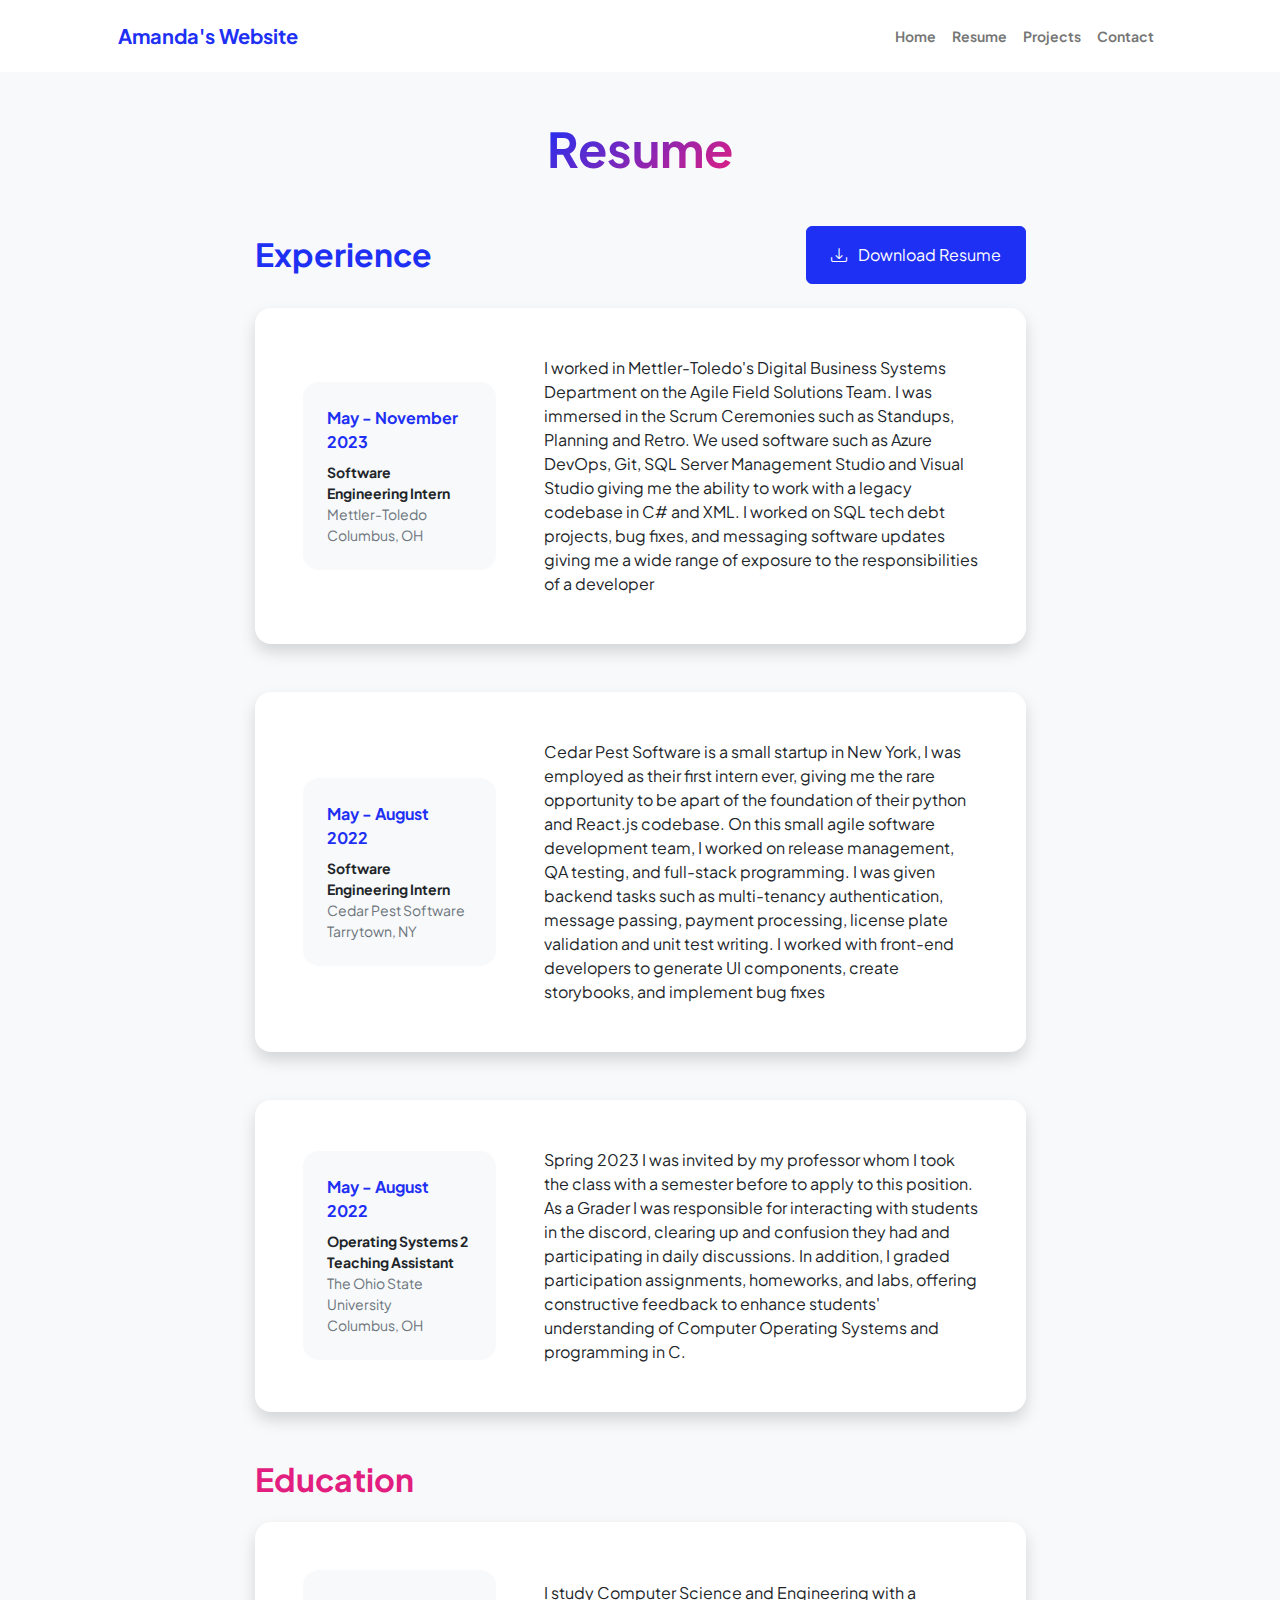
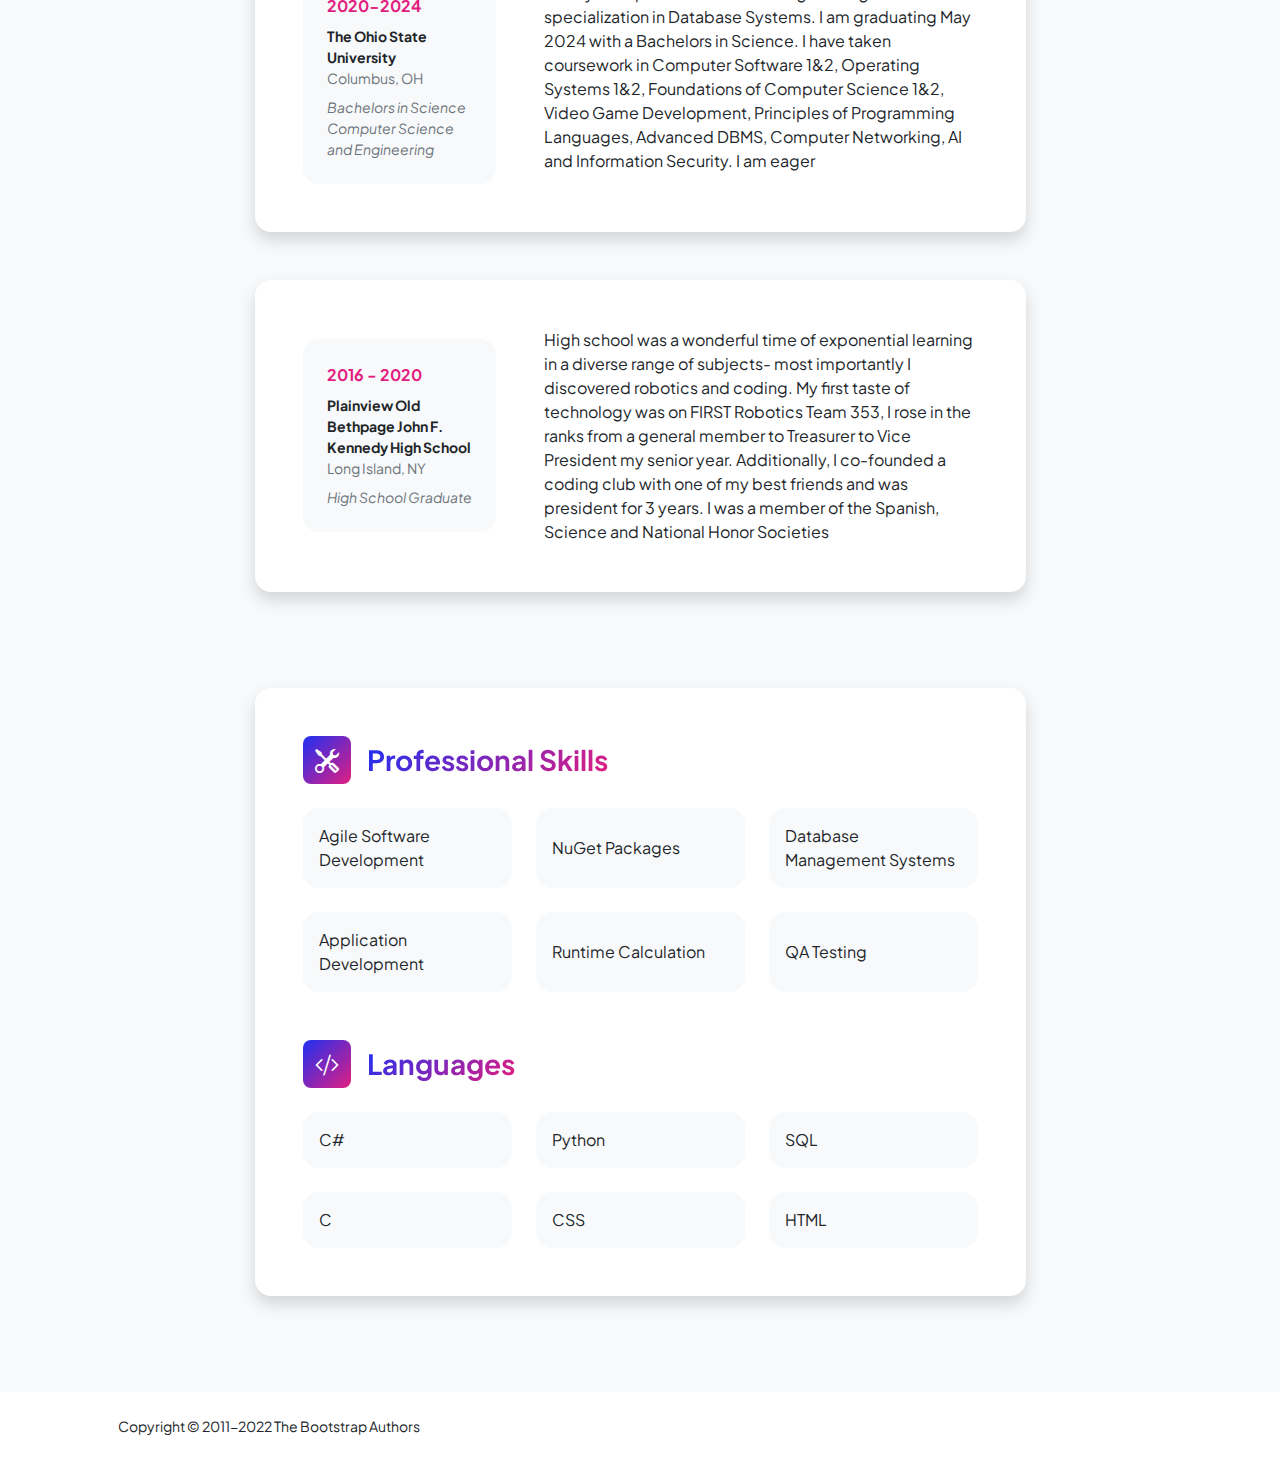
<file: resume.html>
<!DOCTYPE html>
<html lang="en">
    <head>
        <meta charset="utf-8" />
        <meta name="viewport" content="width=device-width, initial-scale=1, shrink-to-fit=no" />
        <meta name="description" content="" />
        <meta name="author" content="" />
        <title>Amanda's Website</title>
        <!--Heart-->
        <link rel="icon" type="image/x-icon" href="img/heart.png" />
        <!-- Custom Google font-->
        <link rel="preconnect" href="https://fonts.googleapis.com" />
        <link rel="preconnect" href="https://fonts.gstatic.com" crossorigin />
        <link href="https://fonts.googleapis.com/css2?family=Plus+Jakarta+Sans:wght@100;200;300;400;500;600;700;800;900&amp;display=swap" rel="stylesheet" />
        <!-- Bootstrap icons-->
        <link href="https://cdn.jsdelivr.net/npm/bootstrap-icons@1.8.1/font/bootstrap-icons.css" rel="stylesheet" />
        <!-- Core theme CSS (includes Bootstrap)-->
        <link href="css/styles.css" rel="stylesheet" />
    </head>
    <body class="d-flex flex-column h-100 bg-light">
        <main class="flex-shrink-0">
            <!-- Navigation-->
            <nav class="navbar navbar-expand-lg navbar-light bg-white py-3">
                <div class="container px-5">
                    <a class="navbar-brand" href="index.html"><span class="fw-bolder text-primary">Amanda's Website</span></a>
                    <button class="navbar-toggler" type="button" data-bs-toggle="collapse" data-bs-target="#navbarSupportedContent" aria-controls="navbarSupportedContent" aria-expanded="false" aria-label="Toggle navigation"><span class="navbar-toggler-icon"></span></button>
                    <div class="collapse navbar-collapse" id="navbarSupportedContent">
                        <ul class="navbar-nav ms-auto mb-2 mb-lg-0 small fw-bolder">
                            <li class="nav-item"><a class="nav-link" href="index.html">Home</a></li>
                            <li class="nav-item"><a class="nav-link" href="resume.html">Resume</a></li>
                            <li class="nav-item"><a class="nav-link" href="projects.html">Projects</a></li>
                            <li class="nav-item"><a class="nav-link" href="contact.html">Contact</a></li>
                        </ul>
                    </div>
                </div>
            </nav>
            </nav>
            <!-- Page Content-->
            <div class="container px-5 my-5">
                <div class="text-center mb-5">
                    <h1 class="display-5 fw-bolder mb-0"><span class="text-gradient d-inline">Resume</span></h1>
                </div>
                <div class="row gx-5 justify-content-center">
                    <div class="col-lg-11 col-xl-9 col-xxl-8">
                        <!-- Experience Section-->
                        <section>
                            <div class="d-flex align-items-center justify-content-between mb-4">
                                <h2 class="text-primary fw-bolder mb-0">Experience</h2>
                                <!-- Download resume button-->
                                <!-- Note: Set the link href target to a PDF file within your project-->
                                <a class="btn btn-primary px-4 py-3" href="linked files/RESUME 2023.pdf">
                                    <div class="d-inline-block bi bi-download me-2"></div>
                                    Download Resume
                                </a>
                            </div>
                            <!-- Experience Card 1-->
                            <div class="card shadow border-0 rounded-4 mb-5">
                                <div class="card-body p-5">
                                    <div class="row align-items-center gx-5">
                                        <div class="col text-center text-lg-start mb-4 mb-lg-0">
                                            <div class="bg-light p-4 rounded-4">
                                                <div class="text-primary fw-bolder mb-2">May - November 2023</div>
                                                <div class="small fw-bolder">Software Engineering Intern</div>
                                                <div class="small text-muted">Mettler-Toledo</div>
                                                <div class="small text-muted">Columbus, OH</div>
                                            </div>
                                        </div>
                                        <div class="col-lg-8"><div>I worked in Mettler-Toledo's Digital Business Systems Department on the Agile Field Solutions Team. I was immersed in the Scrum Ceremonies such as Standups, Planning and Retro. We used software such as Azure DevOps, Git, SQL Server Management Studio and Visual Studio giving me the ability to work with a legacy codebase in C# and XML. I worked on SQL tech debt projects, bug fixes, and messaging software updates giving me a wide range of exposure to the responsibilities of a developer</div></div>
                                    </div>
                                </div>
                            </div>
                            <!-- Experience Card 2-->
                            <div class="card shadow border-0 rounded-4 mb-5">
                                <div class="card-body p-5">
                                    <div class="row align-items-center gx-5">
                                        <div class="col text-center text-lg-start mb-4 mb-lg-0">
                                            <div class="bg-light p-4 rounded-4">
                                                <div class="text-primary fw-bolder mb-2">May - August 2022</div>
                                                <div class="small fw-bolder">Software Engineering Intern</div>
                                                <div class="small text-muted">Cedar Pest Software</div>
                                                <div class="small text-muted">Tarrytown, NY</div>
                                            </div>
                                        </div>
                                        <div class="col-lg-8"><div>Cedar Pest Software is a small startup in New York, 
                                            I was employed as their first intern ever, giving me the rare opportunity
                                            to be apart of the foundation of their python and React.js codebase. 
                                            On this small agile software development team, I worked on release 
                                            management, QA testing, and full-stack programming. I was given backend 
                                            tasks such as multi-tenancy authentication, message passing, payment 
                                            processing, license plate validation and unit test writing. I worked 
                                            with front-end developers to generate UI components, create storybooks,
                                            and implement bug fixes
                                        </div></div>
                                    </div>
                                </div>
                            </div>
                            <!-- Experience Card 3-->
                            <div class="card shadow border-0 rounded-4 mb-5">
                                <div class="card-body p-5">
                                    <div class="row align-items-center gx-5">
                                        <div class="col text-center text-lg-start mb-4 mb-lg-0">
                                            <div class="bg-light p-4 rounded-4">
                                                <div class="text-primary fw-bolder mb-2">May - August 2022</div>
                                                <div class="small fw-bolder">Operating Systems 2 Teaching Assistant</div>
                                                <div class="small text-muted">The Ohio State University</div>
                                                <div class="small text-muted">Columbus, OH</div>
                                            </div>
                                        </div>
                                        <div class="col-lg-8"><div>Spring 2023 I was invited by my professor whom I 
                                            took the class with a semester before to apply to this position. 
                                            As a Grader I was responsible for interacting with students in the 
                                            discord, clearing up and confusion they had and participating in daily discussions.
                                            In addition, I graded participation assignments, homeworks, and labs, offering constructive feedback to enhance students' understanding of Computer Operating Systems and programming in C. 
                                        </div>
                                    </div>
                                </div>
                            </div>
                        </section>
                        <!-- Education Section-->
                        <section>
                            <h2 class="text-secondary fw-bolder mb-4">Education</h2>
                            <!-- Education Card 1-->
                            <div class="card shadow border-0 rounded-4 mb-5">
                                <div class="card-body p-5">
                                    <div class="row align-items-center gx-5">
                                        <div class="col text-center text-lg-start mb-4 mb-lg-0">
                                            <div class="bg-light p-4 rounded-4">
                                                <div class="text-secondary fw-bolder mb-2">2020-2024</div>
                                                <div class="mb-2">
                                                    <div class="small fw-bolder">The Ohio State University</div>
                                                    <div class="small text-muted">Columbus, OH</div>
                                                </div>
                                                <div class="fst-italic">
                                                    <div class="small text-muted">Bachelors in Science</div>
                                                    <div class="small text-muted">Computer Science and Engineering</div>
                                                </div>
                                            </div>
                                        </div>
                                        <div class="col-lg-8"><div>I study Computer Science and Engineering with a specialization in Database Systems. I am graduating May 2024 with a Bachelors in Science. I have taken coursework in  Computer Software 1&2, Operating Systems 1&2, Foundations of Computer Science 1&2, Video Game Development, Principles of Programming Languages, Advanced DBMS, Computer Networking, AI and Information Security. I am eager</div></div>
                                    </div>
                                </div>
                            </div>
                            <!-- Education Card 2-->
                            <div class="card shadow border-0 rounded-4 mb-5">
                                <div class="card-body p-5">
                                    <div class="row align-items-center gx-5">
                                        <div class="col text-center text-lg-start mb-4 mb-lg-0">
                                            <div class="bg-light p-4 rounded-4">
                                                <div class="text-secondary fw-bolder mb-2">2016 - 2020</div>
                                                <div class="mb-2">
                                                    <div class="small fw-bolder">Plainview Old Bethpage John F. Kennedy High School</div>
                                                    <div class="small text-muted">Long Island, NY</div>
                                                </div>
                                                <div class="fst-italic">
                                                    <div class="small text-muted">High School Graduate</div>
                                                </div>
                                            </div>
                                        </div>
                                        <div class="col-lg-8"><div>High school was a wonderful time of exponential learning in a diverse range of subjects- most importantly I discovered robotics and coding. My first taste of technology was on FIRST Robotics Team 353, I rose in the ranks from a general member to Treasurer to Vice President my senior year. Additionally, I co-founded a coding club with one of my best friends and was president for 3 years. I was a member of the Spanish, Science and National Honor Societies</div></div>
                                    </div>
                                </div>
                            </div>
                        </section>
                        <!-- Divider-->
                        <div class="pb-5"></div>
                        <!-- Skills Section-->
                        <section>
                            <!-- Skillset Card-->
                            <div class="card shadow border-0 rounded-4 mb-5">
                                <div class="card-body p-5">
                                    <!-- Professional skills list-->
                                    <div class="mb-5">
                                        <div class="d-flex align-items-center mb-4">
                                            <div class="feature bg-primary bg-gradient-primary-to-secondary text-white rounded-3 me-3"><i class="bi bi-tools"></i></div>
                                            <h3 class="fw-bolder mb-0"><span class="text-gradient d-inline">Professional Skills</span></h3>
                                        </div>
                                        <div class="row row-cols-1 row-cols-md-3 mb-4">
                                            <div class="col mb-4 mb-md-0"><div class="d-flex align-items-center bg-light rounded-4 p-3 h-100">Agile Software Development</div></div>
                                            <div class="col mb-4 mb-md-0"><div class="d-flex align-items-center bg-light rounded-4 p-3 h-100">NuGet Packages
                                                   </div></div>
                                            <div class="col"><div class="d-flex align-items-center bg-light rounded-4 p-3 h-100">Database Management Systems</div></div>
                                        </div>
                                        <div class="row row-cols-1 row-cols-md-3">
                                            <div class="col mb-4 mb-md-0"><div class="d-flex align-items-center bg-light rounded-4 p-3 h-100">Application Development</div></div>
                                            <div class="col mb-4 mb-md-0"><div class="d-flex align-items-center bg-light rounded-4 p-3 h-100">Runtime Calculation</div></div>
                                            <div class="col"><div class="d-flex align-items-center bg-light rounded-4 p-3 h-100">QA Testing</div></div>
                                        </div>
                                    </div>
                                    <!-- Languages list-->
                                    <div class="mb-0">
                                        <div class="d-flex align-items-center mb-4">
                                            <div class="feature bg-primary bg-gradient-primary-to-secondary text-white rounded-3 me-3"><i class="bi bi-code-slash"></i></div>
                                            <h3 class="fw-bolder mb-0"><span class="text-gradient d-inline">Languages</span></h3>
                                        </div>
                                        <div class="row row-cols-1 row-cols-md-3 mb-4">
                                            <div class="col mb-4 mb-md-0"><div class="d-flex align-items-center bg-light rounded-4 p-3 h-100">C#</div></div>
                                            <div class="col mb-4 mb-md-0"><div class="d-flex align-items-center bg-light rounded-4 p-3 h-100">Python</div></div>
                                            <div class="col"><div class="d-flex align-items-center bg-light rounded-4 p-3 h-100">SQL</div></div>
                                        </div>
                                        <div class="row row-cols-1 row-cols-md-3">
                                            <div class="col mb-4 mb-md-0"><div class="d-flex align-items-center bg-light rounded-4 p-3 h-100">C</div></div>
                                            <div class="col mb-4 mb-md-0"><div class="d-flex align-items-center bg-light rounded-4 p-3 h-100">CSS</div></div>
                                            <div class="col"><div class="d-flex align-items-center bg-light rounded-4 p-3 h-100">HTML</div></div>
                                        </div>
                                    </div>
                                </div>
                            </div>
                        </section>
                    </div>
                </div>
            </div>
        </main>
        <!-- Footer-->
        <footer class="bg-white py-4 mt-auto">
            <div class="container px-5">
                <div class="row align-items-center justify-content-between flex-column flex-sm-row">
                    <div class="col-auto"><div class="small m-0">Copyright &copy 2011-2022 The Bootstrap Authors</div></div>
                </div>
            </div>
        </footer>
        <!-- Bootstrap core JS-->
        <script src="https://cdn.jsdelivr.net/npm/bootstrap@5.2.3/dist/js/bootstrap.bundle.min.js"></script>
        <!-- Core theme JS-->
        <script src="js/scripts.js"></script>
    </body>
</html>
</file>
